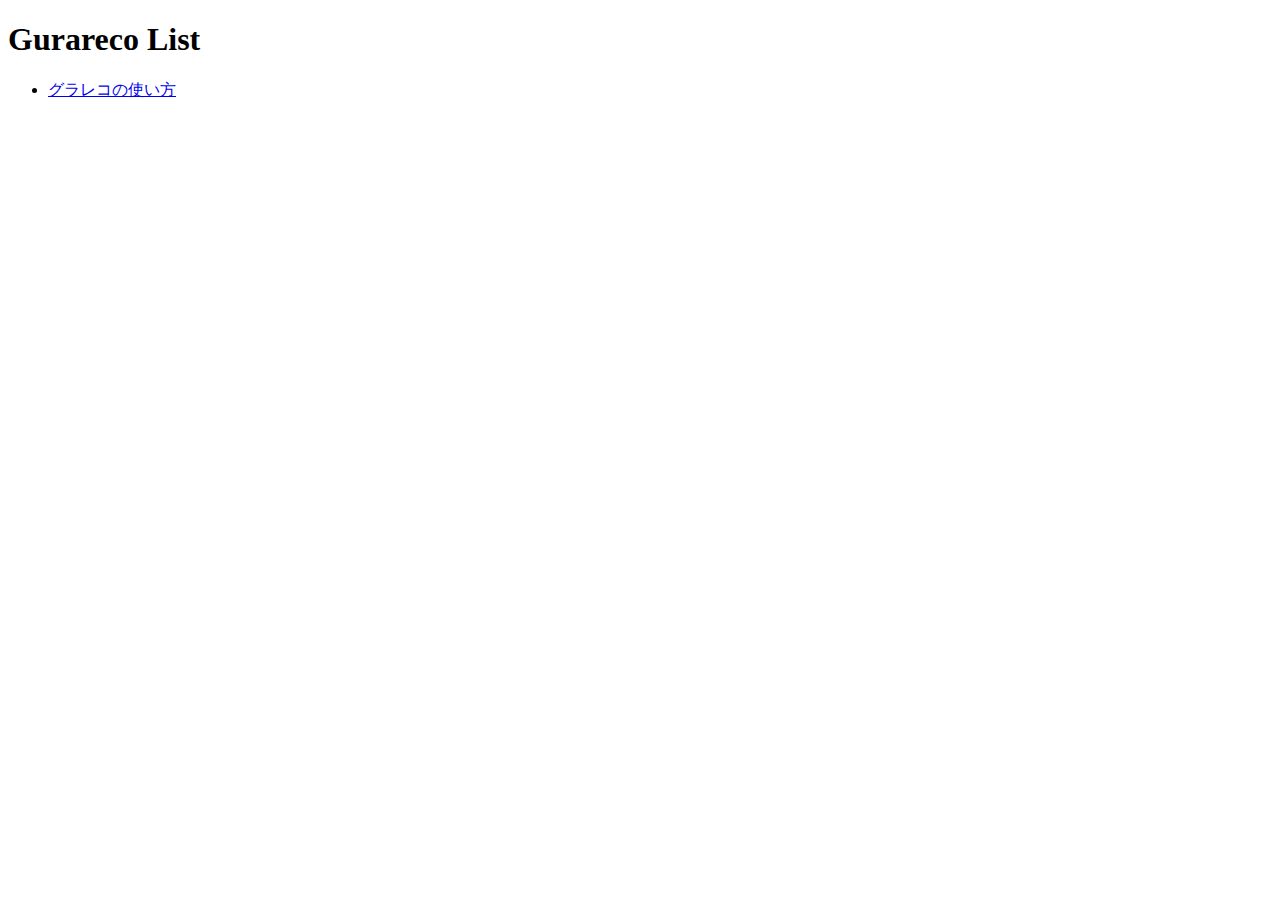
<file: index.html>
<!DOCTYPE html>
<html lang="en">
<head>
  <meta charset="UTF-8">
  <meta name="viewport" content="width=device-width, initial-scale=1.0">
  <title>Gurareco</title>
</head>
<body>
  <h1>Gurareco List</h1>
  <ul>
    <li>
      <a href="./README.md">グラレコの使い方</a>
    </li>
  </ul>
</body>
</html>
</file>
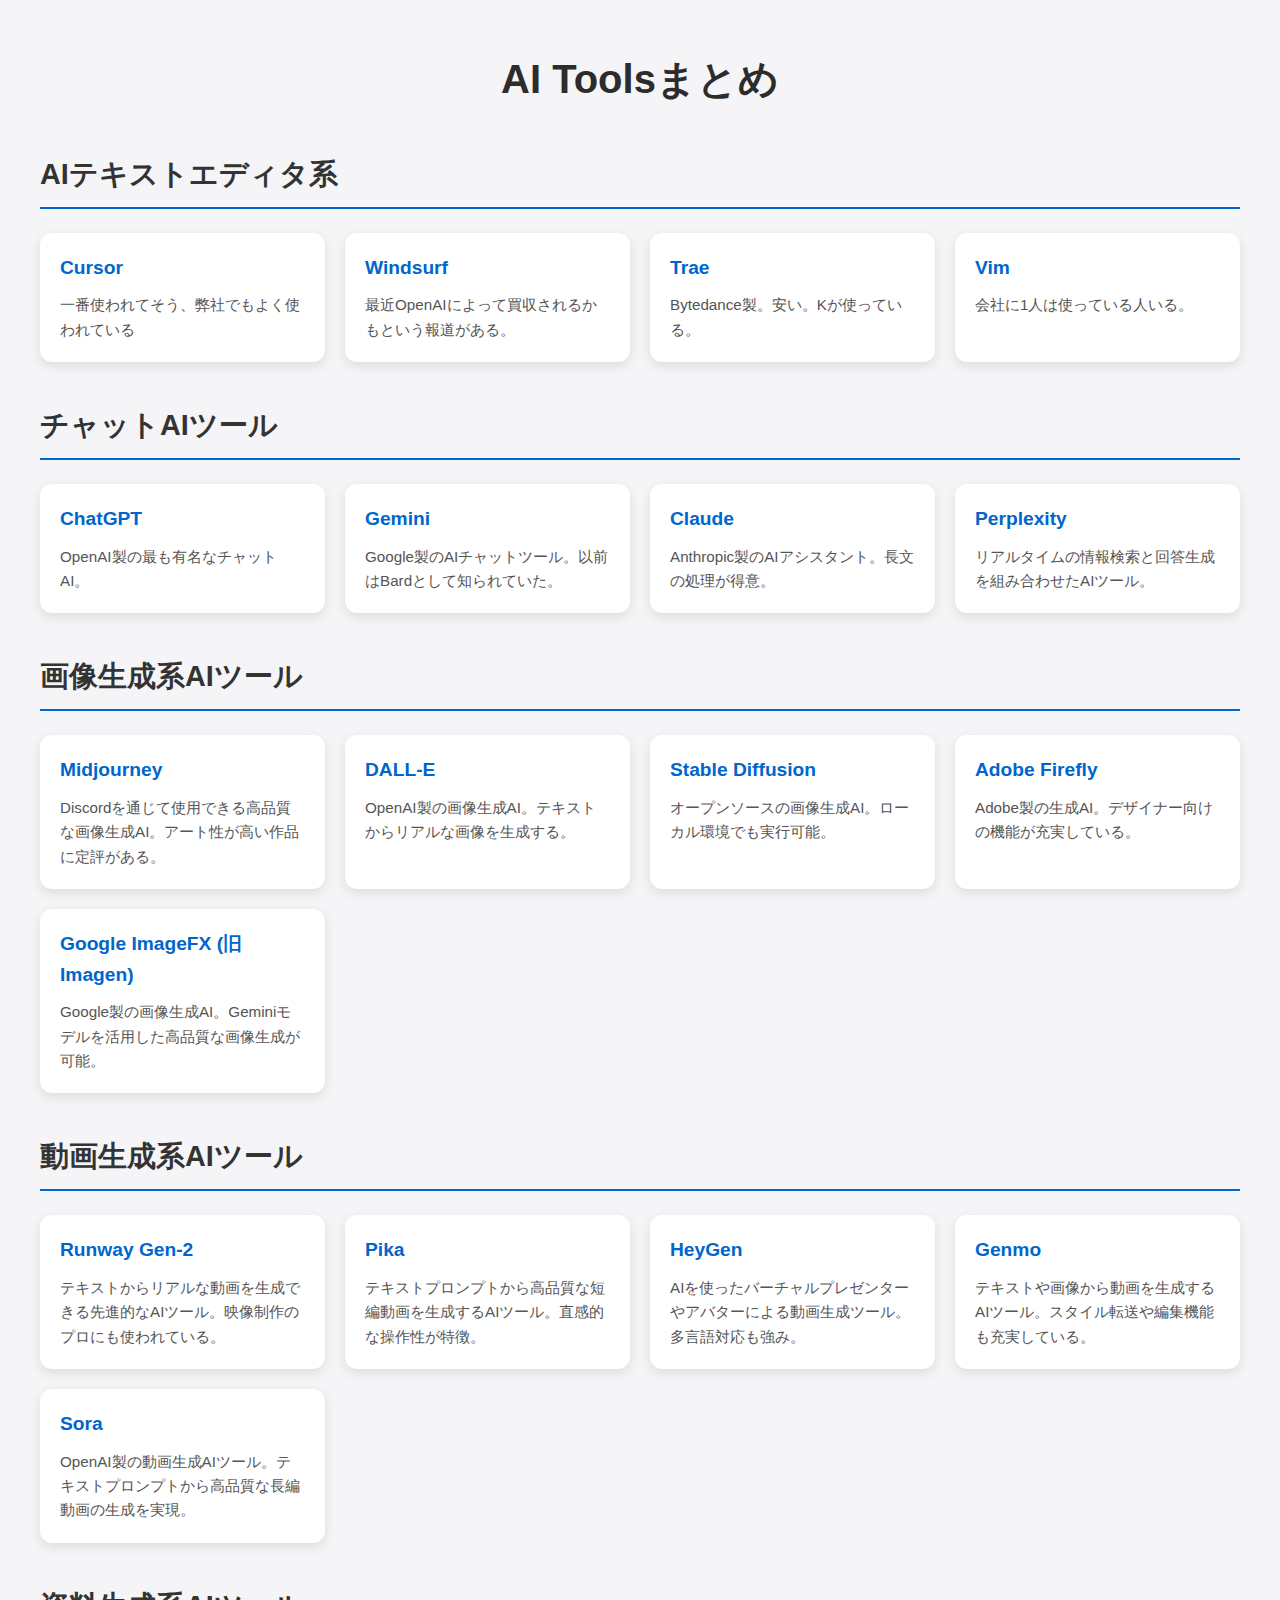
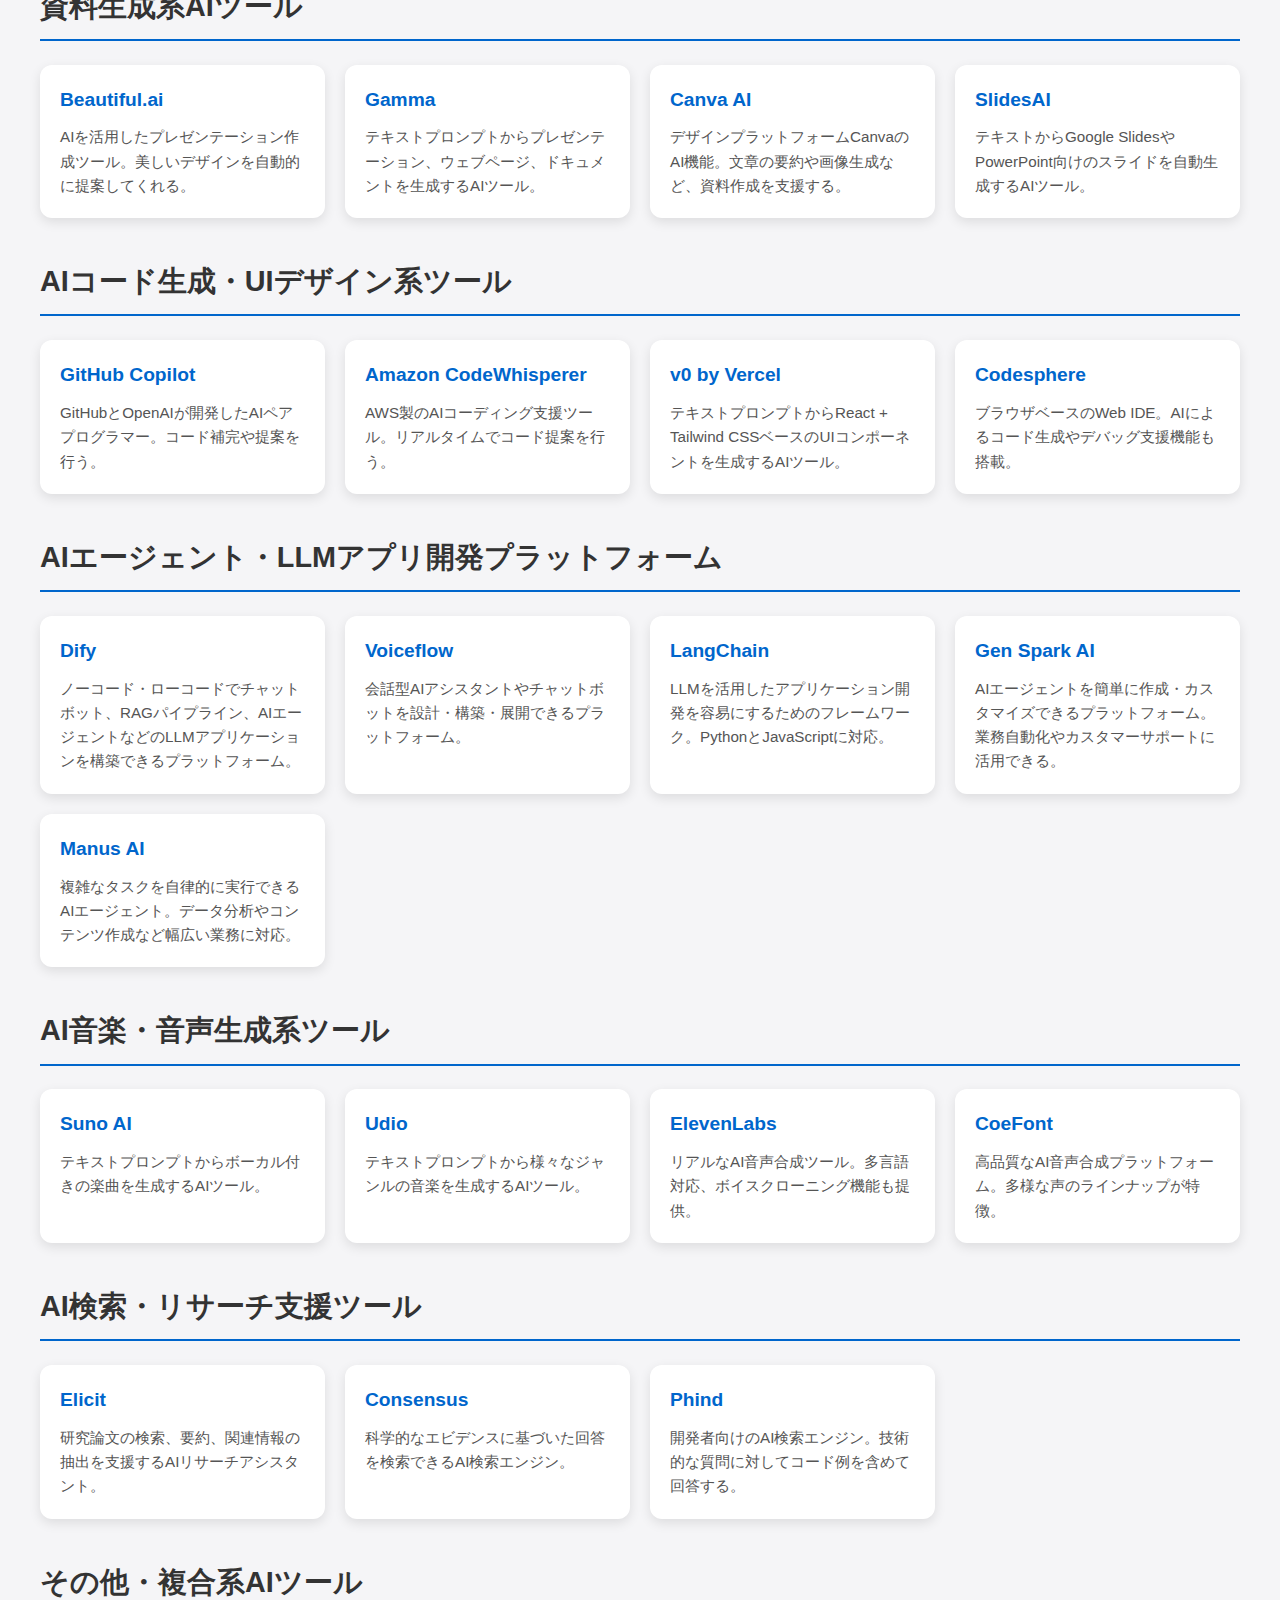
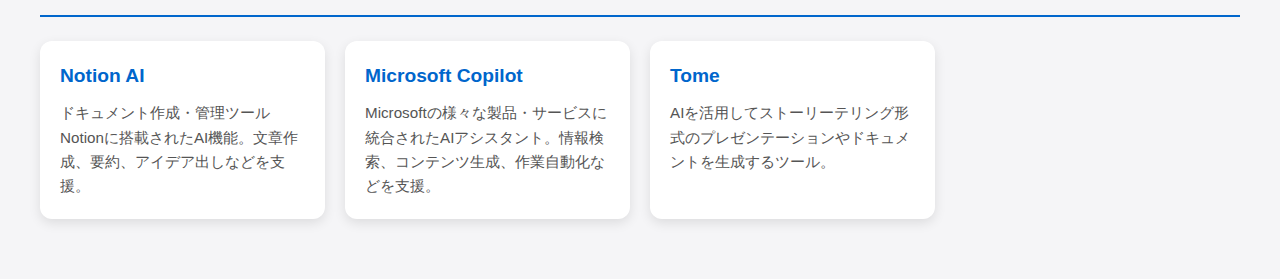
<file: aitools/index.html>
<!DOCTYPE html>
<html lang="ja">
<head>
  <meta charset="UTF-8">
  <meta name="viewport" content="width=device-width, initial-scale=1.0">
  <title>AI Tools</title>
  <link rel="stylesheet" href="style.css">
</head>
<body>
  <h1>AI Toolsまとめ</h1>

  <section>
    <h2>AIテキストエディタ系</h2>
    <ul>
      <li>
        <a target="_blank" rel="noopener noreferrer" href="https://www.cursor.com/">Cursor</a>
        <p>一番使われてそう、弊社でもよく使われている</p>
      </li>
      <li>
        <a target="_blank" rel="noopener noreferrer" href="https://www.windsurf.com/">Windsurf</a>
        <p>最近OpenAIによって買収されるかもという報道がある。</p>
      </li>
      <li>
        <a target="_blank" rel="noopener noreferrer" href="https://www.trae.ai/ja/">Trae</a>
        <p>Bytedance製。安い。Kが使っている。</p>
      </li>
      <li>
        <a target="_blank" rel="noopener noreferrer" href="https://www.vim.org/">Vim</a>
        <p>会社に1人は使っている人いる。</p>
      </li>
    </ul>
  </section>

  <section>
    <h2>チャットAIツール</h2>
    <ul>
      <li>
        <a target="_blank" rel="noopener noreferrer" href="https://chat.openai.com/">ChatGPT</a>
        <p>OpenAI製の最も有名なチャットAI。</p>
      </li>
      <li>
        <a target="_blank" rel="noopener noreferrer" href="https://gemini.google.com/">Gemini</a>
        <p>Google製のAIチャットツール。以前はBardとして知られていた。</p>
      </li>
      <li>
        <a target="_blank" rel="noopener noreferrer" href="https://claude.ai/">Claude</a>
        <p>Anthropic製のAIアシスタント。長文の処理が得意。</p>
      </li>
      <li>
        <a target="_blank" rel="noopener noreferrer" href="https://www.perplexity.ai/">Perplexity</a>
        <p>リアルタイムの情報検索と回答生成を組み合わせたAIツール。</p>
      </li>
    </ul>
  </section>

  <section>
    <h2>画像生成系AIツール</h2>
    <ul>
      <li>
        <a target="_blank" rel="noopener noreferrer" href="https://www.midjourney.com/">Midjourney</a>
        <p>Discordを通じて使用できる高品質な画像生成AI。アート性が高い作品に定評がある。</p>
      </li>
      <li>
        <a target="_blank" rel="noopener noreferrer" href="https://openai.com/dall-e-3">DALL-E</a>
        <p>OpenAI製の画像生成AI。テキストからリアルな画像を生成する。</p>
      </li>
      <li>
        <a target="_blank" rel="noopener noreferrer" href="https://stability.ai/stable-diffusion">Stable Diffusion</a>
        <p>オープンソースの画像生成AI。ローカル環境でも実行可能。</p>
      </li>
      <li>
        <a target="_blank" rel="noopener noreferrer" href="https://firefly.adobe.com/">Adobe Firefly</a>
        <p>Adobe製の生成AI。デザイナー向けの機能が充実している。</p>
      </li>
      <li>
        <a target="_blank" rel="noopener noreferrer" href="https://labs.google/fx/tools/image-fx">Google ImageFX (旧 Imagen)</a>
        <p>Google製の画像生成AI。Geminiモデルを活用した高品質な画像生成が可能。</p>
      </li>
    </ul>
  </section>

  <section>
    <h2>動画生成系AIツール</h2>
    <ul>
      <li>
        <a target="_blank" rel="noopener noreferrer" href="https://runwayml.com/gen-2/">Runway Gen-2</a>
        <p>テキストからリアルな動画を生成できる先進的なAIツール。映像制作のプロにも使われている。</p>
      </li>
      <li>
        <a target="_blank" rel="noopener noreferrer" href="https://www.pika.art/">Pika</a>
        <p>テキストプロンプトから高品質な短編動画を生成するAIツール。直感的な操作性が特徴。</p>
      </li>
      <li>
        <a target="_blank" rel="noopener noreferrer" href="https://www.heygen.com/">HeyGen</a>
        <p>AIを使ったバーチャルプレゼンターやアバターによる動画生成ツール。多言語対応も強み。</p>
      </li>
      <li>
        <a target="_blank" rel="noopener noreferrer" href="https://genmo.ai/">Genmo</a>
        <p>テキストや画像から動画を生成するAIツール。スタイル転送や編集機能も充実している。</p>
      </li>
      <li>
        <a target="_blank" rel="noopener noreferrer" href="https://openai.com/sora">Sora</a>
        <p>OpenAI製の動画生成AIツール。テキストプロンプトから高品質な長編動画の生成を実現。</p>
      </li>
    </ul>
  </section>

  <section>
    <h2>資料生成系AIツール</h2>
    <ul>
      <li>
        <a target="_blank" rel="noopener noreferrer" href="https://www.beautiful.ai/">Beautiful.ai</a>
        <p>AIを活用したプレゼンテーション作成ツール。美しいデザインを自動的に提案してくれる。</p>
      </li>
      <li>
        <a target="_blank" rel="noopener noreferrer" href="https://gamma.app/">Gamma</a>
        <p>テキストプロンプトからプレゼンテーション、ウェブページ、ドキュメントを生成するAIツール。</p>
      </li>
      <li>
        <a target="_blank" rel="noopener noreferrer" href="https://www.canva.com/">Canva AI</a>
        <p>デザインプラットフォームCanvaのAI機能。文章の要約や画像生成など、資料作成を支援する。</p>
      </li>
      <li>
        <a target="_blank" rel="noopener noreferrer" href="https://www.slidesai.io/">SlidesAI</a>
        <p>テキストからGoogle SlidesやPowerPoint向けのスライドを自動生成するAIツール。</p>
      </li>
    </ul>
  </section>

  <section>
    <h2>AIコード生成・UIデザイン系ツール</h2>
    <ul>
      <li>
        <a target="_blank" rel="noopener noreferrer" href="https://github.com/features/copilot">GitHub Copilot</a>
        <p>GitHubとOpenAIが開発したAIペアプログラマー。コード補完や提案を行う。</p>
      </li>
      <li>
        <a target="_blank" rel="noopener noreferrer" href="https://aws.amazon.com/jp/codewhisperer/">Amazon CodeWhisperer</a>
        <p>AWS製のAIコーディング支援ツール。リアルタイムでコード提案を行う。</p>
      </li>
      <li>
        <a target="_blank" rel="noopener noreferrer" href="https://v0.dev/">v0 by Vercel</a>
        <p>テキストプロンプトからReact + Tailwind CSSベースのUIコンポーネントを生成するAIツール。</p>
      </li>
      <li>
        <a target="_blank" rel="noopener noreferrer" href="https://codesphere.com/">Codesphere</a>
        <p>ブラウザベースのWeb IDE。AIによるコード生成やデバッグ支援機能も搭載。</p>
      </li>
    </ul>
  </section>

  <section>
    <h2>AIエージェント・LLMアプリ開発プラットフォーム</h2>
    <ul>
      <li>
        <a target="_blank" rel="noopener noreferrer" href="https://dify.ai/">Dify</a>
        <p>ノーコード・ローコードでチャットボット、RAGパイプライン、AIエージェントなどのLLMアプリケーションを構築できるプラットフォーム。</p>
      </li>
      <li>
        <a target="_blank" rel="noopener noreferrer" href="https://www.voiceflow.com/">Voiceflow</a>
        <p>会話型AIアシスタントやチャットボットを設計・構築・展開できるプラットフォーム。</p>
      </li>
      <li>
        <a target="_blank" rel="noopener noreferrer" href="https://www.langchain.com/">LangChain</a>
        <p>LLMを活用したアプリケーション開発を容易にするためのフレームワーク。PythonとJavaScriptに対応。</p>
      </li>
      <li>
        <a target="_blank" rel="noopener noreferrer" href="https://www.genspark.ai/">Gen Spark AI</a>
        <p>AIエージェントを簡単に作成・カスタマイズできるプラットフォーム。業務自動化やカスタマーサポートに活用できる。</p>
      </li>
      <li>
        <a target="_blank" rel="noopener noreferrer" href="https://manus.im/">Manus AI</a>
        <p>複雑なタスクを自律的に実行できるAIエージェント。データ分析やコンテンツ作成など幅広い業務に対応。</p>
      </li>
    </ul>
  </section>

  <section>
    <h2>AI音楽・音声生成系ツール</h2>
    <ul>
      <li>
        <a target="_blank" rel="noopener noreferrer" href="https://suno.ai/">Suno AI</a>
        <p>テキストプロンプトからボーカル付きの楽曲を生成するAIツール。</p>
      </li>
      <li>
        <a target="_blank" rel="noopener noreferrer" href="https://www.udio.com/">Udio</a>
        <p>テキストプロンプトから様々なジャンルの音楽を生成するAIツール。</p>
      </li>
      <li>
        <a target="_blank" rel="noopener noreferrer" href="https://elevenlabs.io/">ElevenLabs</a>
        <p>リアルなAI音声合成ツール。多言語対応、ボイスクローニング機能も提供。</p>
      </li>
      <li>
        <a target="_blank" rel="noopener noreferrer" href="https://coe-llm.s Toshiba Digital Solutions Co., Ltd..com/">CoeFont</a>
        <p>高品質なAI音声合成プラットフォーム。多様な声のラインナップが特徴。</p>
      </li>
    </ul>
  </section>

  <section>
    <h2>AI検索・リサーチ支援ツール</h2>
    <ul>
      <li>
        <a target="_blank" rel="noopener noreferrer" href="https://elicit.com/">Elicit</a>
        <p>研究論文の検索、要約、関連情報の抽出を支援するAIリサーチアシスタント。</p>
      </li>
      <li>
        <a target="_blank" rel="noopener noreferrer" href="https://consensus.app/">Consensus</a>
        <p>科学的なエビデンスに基づいた回答を検索できるAI検索エンジン。</p>
      </li>
      <li>
        <a target="_blank" rel="noopener noreferrer" href="https://www.phind.com/">Phind</a>
        <p>開発者向けのAI検索エンジン。技術的な質問に対してコード例を含めて回答する。</p>
      </li>
    </ul>
  </section>

  <section>
    <h2>その他・複合系AIツール</h2>
    <ul>
      <li>
        <a target="_blank" rel="noopener noreferrer" href="https://www.notion.so/product/ai">Notion AI</a>
        <p>ドキュメント作成・管理ツールNotionに搭載されたAI機能。文章作成、要約、アイデア出しなどを支援。</p>
      </li>
      <li>
        <a target="_blank" rel="noopener noreferrer" href="https://copilot.microsoft.com/">Microsoft Copilot</a>
        <p>Microsoftの様々な製品・サービスに統合されたAIアシスタント。情報検索、コンテンツ生成、作業自動化などを支援。</p>
      </li>
       <li>
        <a target="_blank" rel="noopener noreferrer" href="https://tome.app/">Tome</a>
        <p>AIを活用してストーリーテリング形式のプレゼンテーションやドキュメントを生成するツール。</p>
      </li>
    </ul>
  </section>

</body>
</html>
</file>
<file: aitools/style.css>
/* 基本スタイル */
body {
  font-family: 'Helvetica Neue', Arial, sans-serif;
  line-height: 1.6;
  color: #333;
  max-width: 1200px;
  margin: 0 auto;
  padding: 20px;
  background-color: #f5f5f7;
}

h1 {
  text-align: center;
  color: #2c2c2c;
  margin-bottom: 40px;
  font-size: 2.5em;
}

h2 {
  color: #333;
  border-bottom: 2px solid #0066cc;
  padding-bottom: 10px;
  margin-top: 40px;
  font-size: 1.8em;
}

/* カードスタイルのリスト */
section {
  margin-bottom: 40px;
}

ul {
  display: grid;
  grid-template-columns: repeat(auto-fill, minmax(280px, 1fr));
  gap: 20px;
  padding: 0;
  list-style: none;
}

li {
  background-color: white;
  border-radius: 12px;
  box-shadow: 0 4px 12px rgba(0, 0, 0, 0.1);
  padding: 20px;
  transition: transform 0.3s ease, box-shadow 0.3s ease;
}

li:hover {
  transform: translateY(-5px);
  box-shadow: 0 8px 16px rgba(0, 0, 0, 0.15);
}

/* リンクスタイル */
a {
  color: #0066cc;
  font-weight: bold;
  font-size: 1.2em;
  text-decoration: none;
  display: block;
  margin-bottom: 10px;
}

a:hover {
  text-decoration: underline;
}

p {
  margin: 10px 0 0 0;
  font-size: 0.95em;
  color: #555;
}

/* レスポンシブデザイン */
@media (max-width: 768px) {
  ul {
    grid-template-columns: repeat(auto-fill, minmax(240px, 1fr));
  }
  
  body {
    padding: 15px;
  }
}

@media (max-width: 480px) {
  ul {
    grid-template-columns: 1fr;
  }
  
  h1 {
    font-size: 2em;
  }
  
  h2 {
    font-size: 1.5em;
  }
}
</file>
